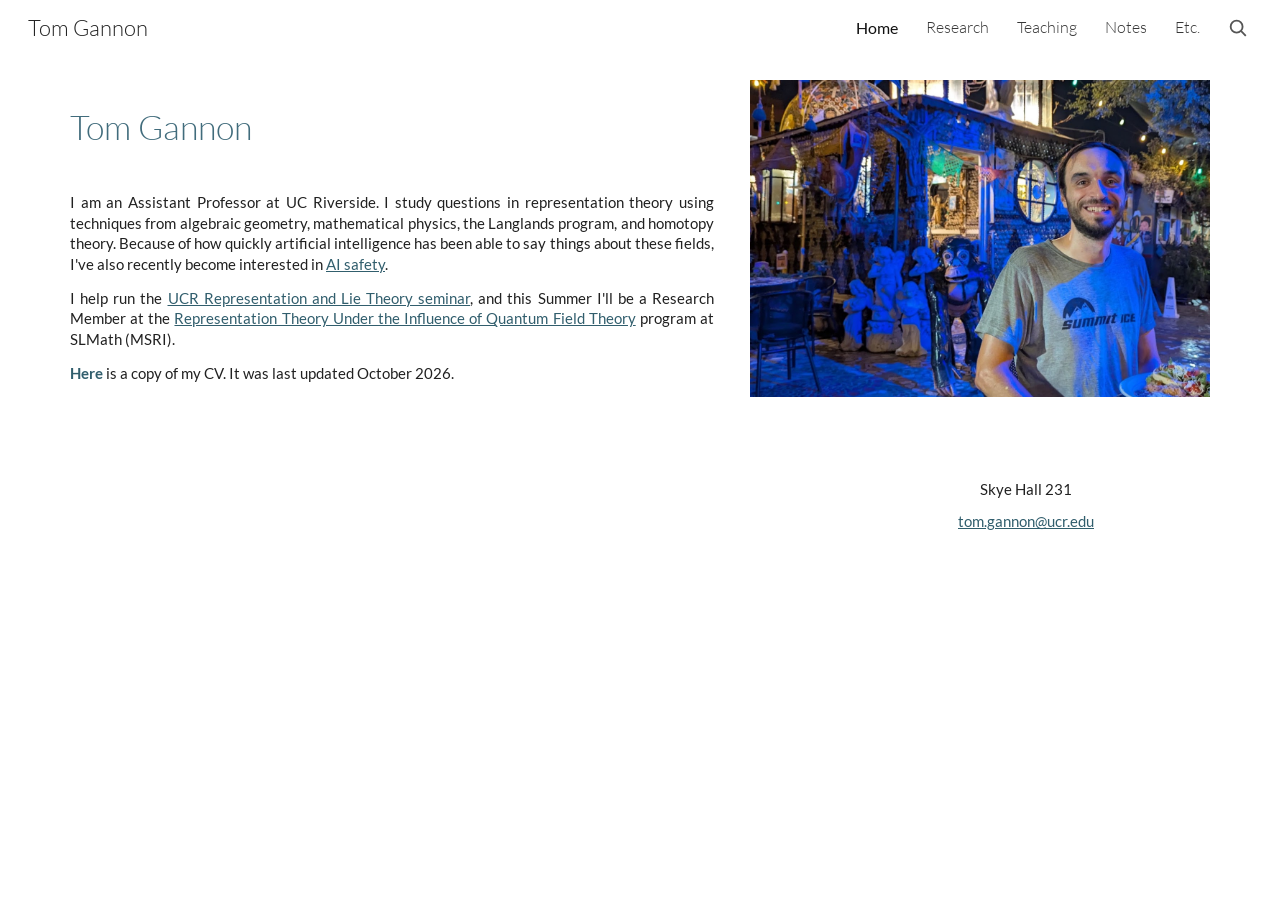
<file: index.html>
<!doctype html>
<html lang="en">
<head>
  <meta charset="utf-8">
  <meta name="viewport" content="width=device-width, initial-scale=1">
  <title>Tom Gannon</title>
  <meta name="description" content="Tom Gannon, Assistant Professor at UC Riverside. Research in geometric representation theory.">
  <meta name="theme-color" content="#ffffff">
  <link rel="icon" href="assets/favicon.svg" type="image/svg+xml">
  <link rel="stylesheet" href="assets/site.css">
  <script src="assets/search-index.js" defer></script>
  <script src="assets/site.js" defer></script>
  <script data-goatcounter="https://tomgannon.goatcounter.com/count" async src="https://gc.zgo.at/count.js"></script>
</head>
<body>
  <a class="skip-link" href="#main">Skip to main content</a>
  <header class="site-header">
    <a class="site-name" href="index.html">Tom Gannon</a>
    <div class="header-actions">
      <nav id="site-nav" class="site-nav" aria-label="Main navigation"><a href="index.html" aria-current="page">Home</a><a href="research.html">Research</a><a href="teaching.html">Teaching</a><a href="notes.html">Notes</a><a href="etc.html">Etc.</a></nav>
      <button class="icon-button menu-toggle" aria-label="Open navigation" aria-controls="site-nav" aria-expanded="false"><svg viewBox="0 0 24 24" aria-hidden="true"><path d="M3 6h18M3 12h18M3 18h18"/></svg></button>
      <button class="icon-button search-toggle" aria-label="Search this site"><svg viewBox="0 0 24 24" aria-hidden="true"><circle cx="10.5" cy="10.5" r="6.5"/><path d="m15.5 15.5 5 5"/></svg></button>
    </div>
  </header>
  <main id="main" class="page home-page">
<div class="home-grid"><div class="home-copy"><h1>Tom Gannon</h1>

<p id="entry-1">I am an Assistant Professor at UC Riverside. I study questions in representation theory using techniques from algebraic geometry, mathematical physics, the Langlands program, and homotopy theory. Because of how quickly artificial intelligence has been able to say things about these fields, I've also recently become interested in <a href="https://mathforaisafety.org/">AI safety</a>.</p>

<p id="entry-2">I help run the <a href="https://sites.google.com/ucr.edu/lietheory/home">UCR Representation and Lie Theory seminar</a>, and this Summer I'll be a Research Member at the <a href="https://www.slmath.org/programs/381">Representation Theory Under the Influence of Quantum Field Theory</a> program at SLMath (MSRI).</p>

<p id="entry-3"><a href="files/cv.pdf">Here</a> is a copy of my CV. It was last updated October 2026.</p>
</div><div class="home-aside"><img class="portrait" src="assets/tom-gannon.jpg" width="1280" height="882" alt="Tom Gannon smiling outdoors, photographed by Sam Gunningham"><address class="contact"><p>Skye Hall 231</p><p><a href="mailto:tom.gannon@ucr.edu">tom.gannon@ucr.edu</a></p></address></div></div>
  </main>
  <dialog class="search-dialog" aria-labelledby="search-title">
    <div class="search-heading"><h2 id="search-title">Search this site</h2><button class="icon-button search-close" aria-label="Close search"><svg viewBox="0 0 24 24" aria-hidden="true"><path d="m5 5 14 14M19 5 5 19"/></svg></button></div>
    <form class="search-form" role="search"><label for="site-search" hidden>Search this site</label><input id="site-search" type="search" placeholder="Search this site" autocomplete="off"></form>
    <p class="search-status" role="status">Search across Home, Research, Teaching, Notes, and Etc.</p>
    <ul class="search-results"></ul>
  </dialog>
</body>
</html>
</file>
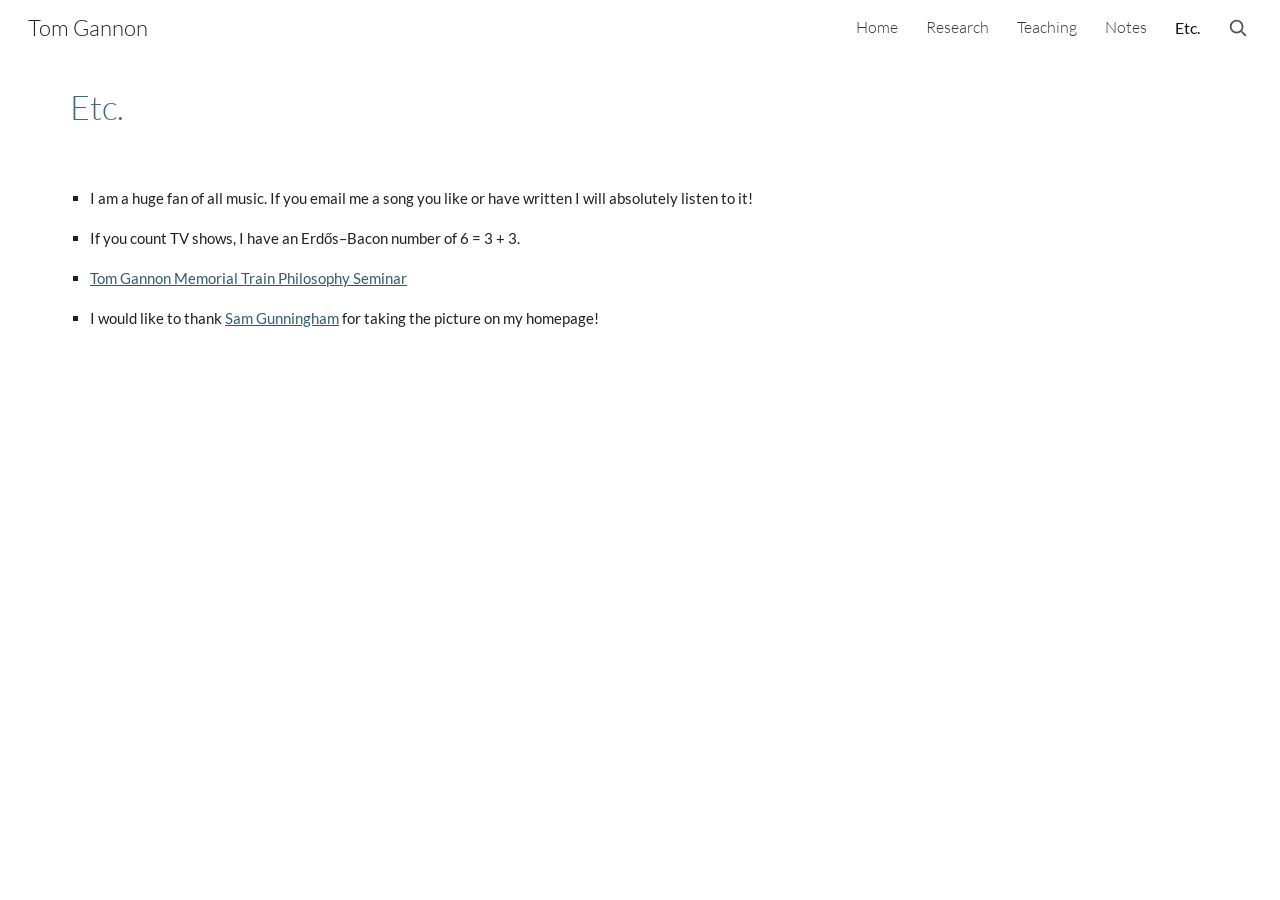
<file: etc.html>
<!doctype html>
<html lang="en">
<head>
  <meta charset="utf-8">
  <meta name="viewport" content="width=device-width, initial-scale=1">
  <title>Etc. | Tom Gannon</title>
  <meta name="description" content="Etc. — Tom Gannon, UC Riverside.">
  <meta name="theme-color" content="#ffffff">
  <link rel="icon" href="assets/favicon.svg" type="image/svg+xml">
  <link rel="stylesheet" href="assets/site.css">
  <script src="assets/search-index.js" defer></script>
  <script src="assets/site.js" defer></script>
  <script data-goatcounter="https://tomgannon.goatcounter.com/count" async src="https://gc.zgo.at/count.js"></script>
</head>
<body>
  <a class="skip-link" href="#main">Skip to main content</a>
  <header class="site-header">
    <a class="site-name" href="index.html">Tom Gannon</a>
    <div class="header-actions">
      <nav id="site-nav" class="site-nav" aria-label="Main navigation"><a href="index.html">Home</a><a href="research.html">Research</a><a href="teaching.html">Teaching</a><a href="notes.html">Notes</a><a href="etc.html" aria-current="page">Etc.</a></nav>
      <button class="icon-button menu-toggle" aria-label="Open navigation" aria-controls="site-nav" aria-expanded="false"><svg viewBox="0 0 24 24" aria-hidden="true"><path d="M3 6h18M3 12h18M3 18h18"/></svg></button>
      <button class="icon-button search-toggle" aria-label="Search this site"><svg viewBox="0 0 24 24" aria-hidden="true"><circle cx="10.5" cy="10.5" r="6.5"/><path d="m15.5 15.5 5 5"/></svg></button>
    </div>
  </header>
  <main id="main" class="page content-page etc-page">
<h1>Etc.</h1>

<ul>
  <li id="entry-1">I am a huge fan of all music. If you email me a song you like or have written I will absolutely listen to it!</li>
  <li id="entry-2">If you count TV shows, I have an Erdős–Bacon number of 6 = 3 + 3.</li>
  <li id="entry-3"><a href="https://sites.google.com/view/tgmtps/what-is-tgmtps">Tom Gannon Memorial Train Philosophy Seminar</a></li>
  <li id="entry-4">I would like to thank <a href="https://sites.google.com/view/samgunningham/">Sam Gunningham</a> for taking the picture on my homepage!</li>
</ul>

  </main>
  <dialog class="search-dialog" aria-labelledby="search-title">
    <div class="search-heading"><h2 id="search-title">Search this site</h2><button class="icon-button search-close" aria-label="Close search"><svg viewBox="0 0 24 24" aria-hidden="true"><path d="m5 5 14 14M19 5 5 19"/></svg></button></div>
    <form class="search-form" role="search"><label for="site-search" hidden>Search this site</label><input id="site-search" type="search" placeholder="Search this site" autocomplete="off"></form>
    <p class="search-status" role="status">Search across Home, Research, Teaching, Notes, and Etc.</p>
    <ul class="search-results"></ul>
  </dialog>
</body>
</html>
</file>
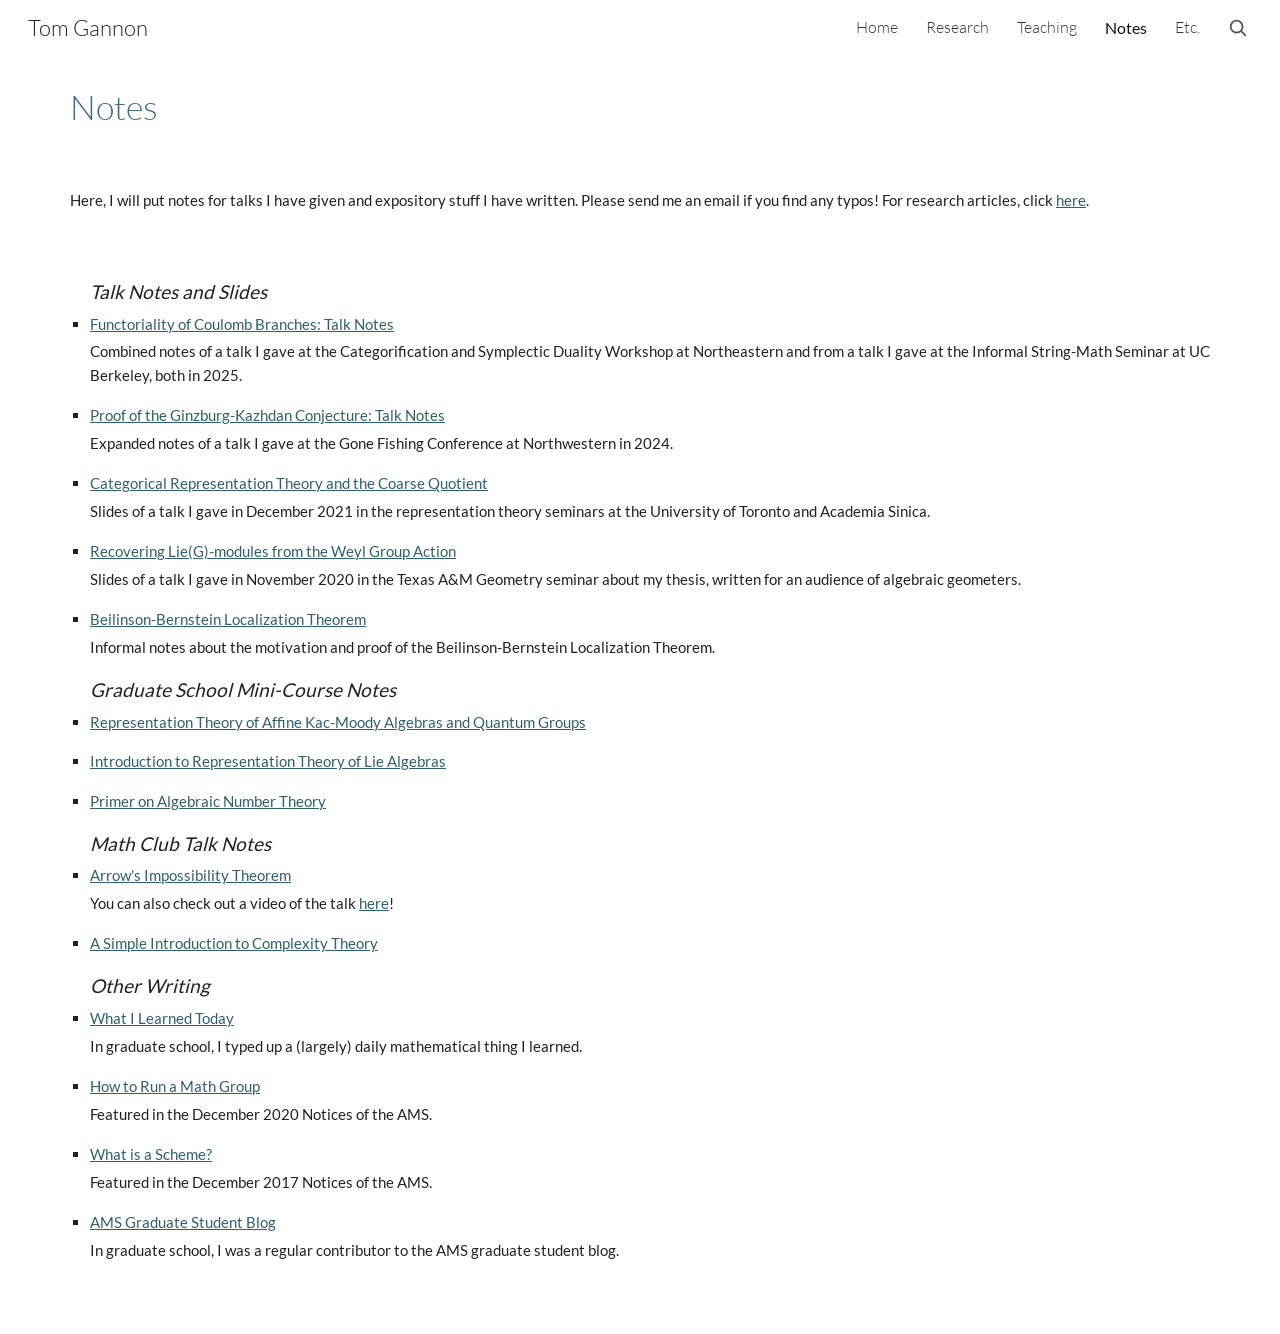
<file: notes.html>
<!doctype html>
<html lang="en">
<head>
  <meta charset="utf-8">
  <meta name="viewport" content="width=device-width, initial-scale=1">
  <title>Notes | Tom Gannon</title>
  <meta name="description" content="Notes — Tom Gannon, UC Riverside.">
  <meta name="theme-color" content="#ffffff">
  <link rel="icon" href="assets/favicon.svg" type="image/svg+xml">
  <link rel="stylesheet" href="assets/site.css">
  <script src="assets/search-index.js" defer></script>
  <script src="assets/site.js" defer></script>
  <script data-goatcounter="https://tomgannon.goatcounter.com/count" async src="https://gc.zgo.at/count.js"></script>
</head>
<body>
  <a class="skip-link" href="#main">Skip to main content</a>
  <header class="site-header">
    <a class="site-name" href="index.html">Tom Gannon</a>
    <div class="header-actions">
      <nav id="site-nav" class="site-nav" aria-label="Main navigation"><a href="index.html">Home</a><a href="research.html">Research</a><a href="teaching.html">Teaching</a><a href="notes.html" aria-current="page">Notes</a><a href="etc.html">Etc.</a></nav>
      <button class="icon-button menu-toggle" aria-label="Open navigation" aria-controls="site-nav" aria-expanded="false"><svg viewBox="0 0 24 24" aria-hidden="true"><path d="M3 6h18M3 12h18M3 18h18"/></svg></button>
      <button class="icon-button search-toggle" aria-label="Search this site"><svg viewBox="0 0 24 24" aria-hidden="true"><circle cx="10.5" cy="10.5" r="6.5"/><path d="m15.5 15.5 5 5"/></svg></button>
    </div>
  </header>
  <main id="main" class="page content-page notes-page">
<h1>Notes</h1>

<p id="entry-1">Here, I will put notes for talks I have given and expository stuff I have written. Please send me an email if you find any typos! For research articles, click <a href="research.html">here</a>.</p>

<section>
  <h2>Talk Notes and Slides</h2>
  <ul>
    <li id="entry-2"><a href="files/functoriality-coulomb-branches-talk-notes.pdf">Functoriality of Coulomb Branches: Talk Notes</a>
      <p>Combined notes of a talk I gave at the Categorification and Symplectic Duality Workshop at Northeastern and from a talk I gave at the Informal String-Math Seminar at UC Berkeley, both in 2025.</p>
    </li>
    <li id="entry-3"><a href="files/ginzburg-kazhdan-conjecture-talk-notes.pdf">Proof of the Ginzburg-Kazhdan Conjecture: Talk Notes</a>
      <p>Expanded notes of a talk I gave at the Gone Fishing Conference at Northwestern in 2024.</p>
    </li>
    <li id="entry-4"><a href="files/categorical-representation-theory-coarse-quotient-slides.pdf">Categorical Representation Theory and the Coarse Quotient</a>
      <p>Slides of a talk I gave in December 2021 in the representation theory seminars at the University of Toronto and Academia Sinica.</p>
    </li>
    <li id="entry-5"><a href="files/recovering-lie-g-modules-weyl-group-slides.pdf">Recovering Lie(G)-modules from the Weyl Group Action</a>
      <p>Slides of a talk I gave in November 2020 in the Texas A&amp;M Geometry seminar about my thesis, written for an audience of algebraic geometers.</p>
    </li>
    <li id="entry-6"><a href="files/beilinson-bernstein-localization.pdf">Beilinson-Bernstein Localization Theorem</a>
      <p>Informal notes about the motivation and proof of the Beilinson-Bernstein Localization Theorem.</p>
    </li>
  </ul>
</section>

<section>
  <h2>Graduate School Mini-Course Notes</h2>
  <ul>
    <li id="entry-7"><a href="files/affine-kac-moody-algebras-quantum-groups.pdf">Representation Theory of Affine Kac-Moody Algebras and Quantum Groups</a>
    </li>
    <li id="entry-8"><a href="files/introduction-lie-algebra-representation-theory.pdf">Introduction to Representation Theory of Lie Algebras</a>
    </li>
    <li id="entry-9"><a href="files/primer-algebraic-number-theory.pdf">Primer on Algebraic Number Theory</a>
    </li>
  </ul>
</section>

<section>
  <h2>Math Club Talk Notes</h2>
  <ul>
    <li id="entry-10"><a href="files/arrows-impossibility-theorem.pdf">Arrow's Impossibility Theorem</a>
      <p>You can also check out a video of the talk <a href="https://www.youtube.com/watch?v=pEaOg6GLaUg">here</a>!</p>
    </li>
    <li id="entry-11"><a href="files/introduction-complexity-theory.pdf">A Simple Introduction to Complexity Theory</a>
    </li>
  </ul>
</section>

<section>
  <h2>Other Writing</h2>
  <ul>
    <li id="entry-12"><a href="files/what-i-learned-today.pdf">What I Learned Today</a>
      <p>In graduate school, I typed up a (largely) daily mathematical thing I learned.</p>
    </li>
    <li id="entry-13"><a href="https://www.ams.org/journals/notices/202111/rnoti-p1923.pdf">How to Run a Math Group</a>
      <p>Featured in the December 2020 Notices of the AMS.</p>
    </li>
    <li id="entry-14"><a href="https://www.ams.org/publications/journals/notices/201711/rnoti-p1300.pdf">What is a Scheme?</a>
      <p>Featured in the December 2017 Notices of the AMS.</p>
    </li>
    <li id="entry-15"><a href="https://blogs.ams.org/mathgradblog/author/tgannon/">AMS Graduate Student Blog</a>
      <p>In graduate school, I was a regular contributor to the AMS graduate student blog.</p>
    </li>
  </ul>
</section>

  </main>
  <dialog class="search-dialog" aria-labelledby="search-title">
    <div class="search-heading"><h2 id="search-title">Search this site</h2><button class="icon-button search-close" aria-label="Close search"><svg viewBox="0 0 24 24" aria-hidden="true"><path d="m5 5 14 14M19 5 5 19"/></svg></button></div>
    <form class="search-form" role="search"><label for="site-search" hidden>Search this site</label><input id="site-search" type="search" placeholder="Search this site" autocomplete="off"></form>
    <p class="search-status" role="status">Search across Home, Research, Teaching, Notes, and Etc.</p>
    <ul class="search-results"></ul>
  </dialog>
</body>
</html>
</file>
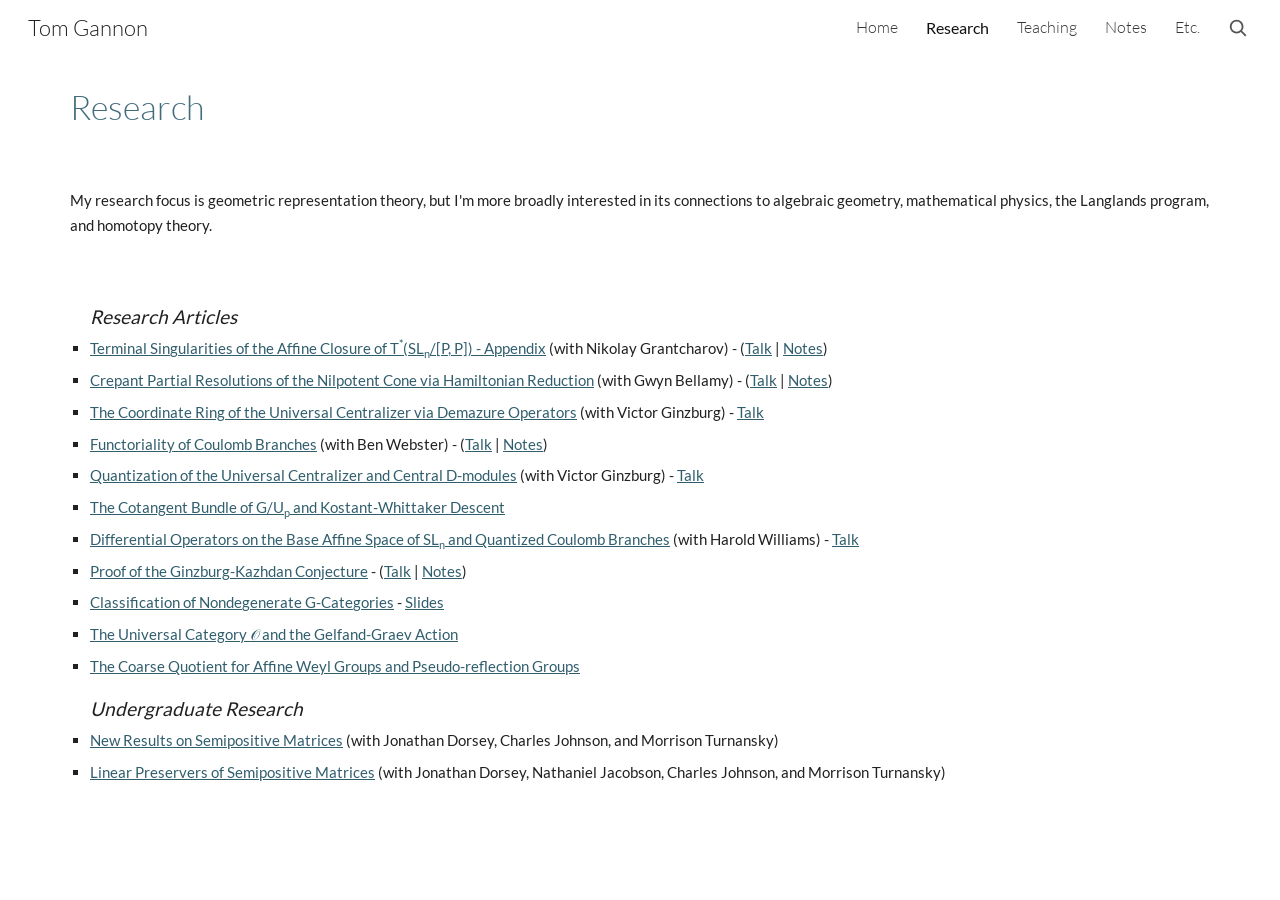
<file: research.html>
<!doctype html>
<html lang="en">
<head>
  <meta charset="utf-8">
  <meta name="viewport" content="width=device-width, initial-scale=1">
  <title>Research | Tom Gannon</title>
  <meta name="description" content="Research — Tom Gannon, UC Riverside.">
  <meta name="theme-color" content="#ffffff">
  <link rel="icon" href="assets/favicon.svg" type="image/svg+xml">
  <link rel="stylesheet" href="assets/site.css">
  <script src="assets/search-index.js" defer></script>
  <script src="assets/site.js" defer></script>
  <script data-goatcounter="https://tomgannon.goatcounter.com/count" async src="https://gc.zgo.at/count.js"></script>
</head>
<body>
  <a class="skip-link" href="#main">Skip to main content</a>
  <header class="site-header">
    <a class="site-name" href="index.html">Tom Gannon</a>
    <div class="header-actions">
      <nav id="site-nav" class="site-nav" aria-label="Main navigation"><a href="index.html">Home</a><a href="research.html" aria-current="page">Research</a><a href="teaching.html">Teaching</a><a href="notes.html">Notes</a><a href="etc.html">Etc.</a></nav>
      <button class="icon-button menu-toggle" aria-label="Open navigation" aria-controls="site-nav" aria-expanded="false"><svg viewBox="0 0 24 24" aria-hidden="true"><path d="M3 6h18M3 12h18M3 18h18"/></svg></button>
      <button class="icon-button search-toggle" aria-label="Search this site"><svg viewBox="0 0 24 24" aria-hidden="true"><circle cx="10.5" cy="10.5" r="6.5"/><path d="m15.5 15.5 5 5"/></svg></button>
    </div>
  </header>
  <main id="main" class="page content-page research-page">
<h1>Research</h1>

<p id="entry-1">My research focus is geometric representation theory, but I'm more broadly interested in its connections to algebraic geometry, mathematical physics, the Langlands program, and homotopy theory.</p>

<section>
  <h2>Research Articles</h2>
  <ul>
    <li id="entry-2"><a href="https://arxiv.org/abs/2609.04670">Terminal Singularities of the Affine Closure of T<sup>*</sup>(SL<sub>n</sub>/[P, P]) - Appendix</a> (with Nikolay Grantcharov) - (<a href="https://vimeo.com/1233434469?fe=vl&amp;fl=pl">Talk</a> | <a href="files/partial-symplectic-resolutions-talk-notes.pdf">Notes</a>)</li>
    <li id="entry-3"><a href="https://arxiv.org/abs/2608.25994">Crepant Partial Resolutions of the Nilpotent Cone via Hamiltonian Reduction</a> (with Gwyn Bellamy) - (<a href="https://vimeo.com/1233434469?fe=vl&amp;fl=pl">Talk</a> | <a href="files/partial-symplectic-resolutions-talk-notes.pdf">Notes</a>)</li>
    <li id="entry-4"><a href="https://arxiv.org/abs/2604.25842">The Coordinate Ring of the Universal Centralizer via Demazure Operators</a> (with Victor Ginzburg) - <a href="https://vimeo.com/1220870638?fe=vl&amp;fl=pl">Talk</a></li>
    <li id="entry-5"><a href="https://arxiv.org/abs/2501.09962">Functoriality of Coulomb Branches</a> (with Ben Webster) - (<a href="https://www.youtube.com/watch?v=3Z9ZK7Y8YQY">Talk</a> | <a href="files/functoriality-coulomb-branches-talk-notes.pdf">Notes</a>)</li>
    <li id="entry-6"><a href="https://arxiv.org/abs/2409.18054">Quantization of the Universal Centralizer and Central D-modules</a> (with Victor Ginzburg) - <a href="https://www.youtube.com/watch?v=Dt8xTg7E9X8">Talk</a></li>
    <li id="entry-7"><a href="https://arxiv.org/abs/2407.16844">The Cotangent Bundle of G/U<sub>p</sub> and Kostant-Whittaker Descent</a></li>
    <li id="entry-8"><a href="https://arxiv.org/abs/2312.10278">Differential Operators on the Base Affine Space of SL<sub>n</sub> and Quantized Coulomb Branches</a> (with Harold Williams) - <a href="https://www.youtube.com/watch?v=IvS7aWvPw4I">Talk</a></li>
    <li id="entry-9"><a href="https://arxiv.org/abs/2302.11160">Proof of the Ginzburg-Kazhdan Conjecture</a> - (<a href="http://klacto.net/savannah2024/Gannon.mp4">Talk</a> | <a href="files/ginzburg-kazhdan-conjecture-talk-notes.pdf">Notes</a>)</li>
    <li id="entry-10"><a href="files/classification-nondegenerate-g-categories.pdf">Classification of Nondegenerate G-Categories</a> - <a href="files/categorical-representation-theory-coarse-quotient-slides.pdf">Slides</a></li>
    <li id="entry-11"><a href="https://arxiv.org/abs/2309.12816">The Universal Category 𝒪 and the Gelfand-Graev Action</a></li>
    <li id="entry-12"><a href="https://arxiv.org/abs/2206.00175">The Coarse Quotient for Affine Weyl Groups and Pseudo-reflection Groups</a></li>
  </ul>
</section>

<section>
  <h2>Undergraduate Research</h2>
  <ul>
    <li id="entry-13"><a href="https://link.springer.com/article/10.1007/s10587-016-0282-x">New Results on Semipositive Matrices</a> (with Jonathan Dorsey, Charles Johnson, and Morrison Turnansky)</li>
    <li id="entry-14"><a href="http://www.tandfonline.com/doi/full/10.1080/03081087.2015.1122723">Linear Preservers of Semipositive Matrices</a> (with Jonathan Dorsey, Nathaniel Jacobson, Charles Johnson, and Morrison Turnansky)</li>
  </ul>
</section>

  </main>
  <dialog class="search-dialog" aria-labelledby="search-title">
    <div class="search-heading"><h2 id="search-title">Search this site</h2><button class="icon-button search-close" aria-label="Close search"><svg viewBox="0 0 24 24" aria-hidden="true"><path d="m5 5 14 14M19 5 5 19"/></svg></button></div>
    <form class="search-form" role="search"><label for="site-search" hidden>Search this site</label><input id="site-search" type="search" placeholder="Search this site" autocomplete="off"></form>
    <p class="search-status" role="status">Search across Home, Research, Teaching, Notes, and Etc.</p>
    <ul class="search-results"></ul>
  </dialog>
</body>
</html>
</file>
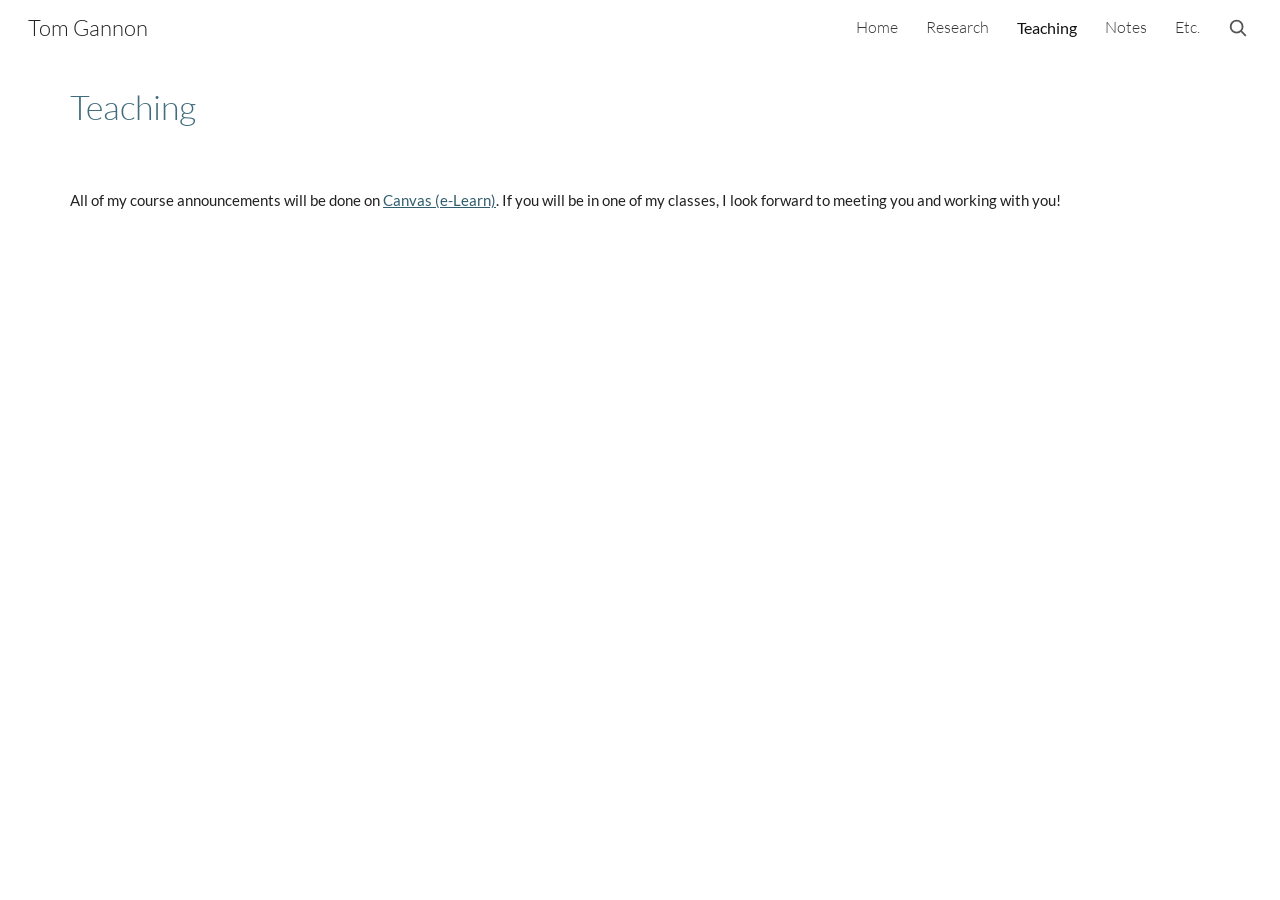
<file: teaching.html>
<!doctype html>
<html lang="en">
<head>
  <meta charset="utf-8">
  <meta name="viewport" content="width=device-width, initial-scale=1">
  <title>Teaching | Tom Gannon</title>
  <meta name="description" content="Teaching — Tom Gannon, UC Riverside.">
  <meta name="theme-color" content="#ffffff">
  <link rel="icon" href="assets/favicon.svg" type="image/svg+xml">
  <link rel="stylesheet" href="assets/site.css">
  <script src="assets/search-index.js" defer></script>
  <script src="assets/site.js" defer></script>
  <script data-goatcounter="https://tomgannon.goatcounter.com/count" async src="https://gc.zgo.at/count.js"></script>
</head>
<body>
  <a class="skip-link" href="#main">Skip to main content</a>
  <header class="site-header">
    <a class="site-name" href="index.html">Tom Gannon</a>
    <div class="header-actions">
      <nav id="site-nav" class="site-nav" aria-label="Main navigation"><a href="index.html">Home</a><a href="research.html">Research</a><a href="teaching.html" aria-current="page">Teaching</a><a href="notes.html">Notes</a><a href="etc.html">Etc.</a></nav>
      <button class="icon-button menu-toggle" aria-label="Open navigation" aria-controls="site-nav" aria-expanded="false"><svg viewBox="0 0 24 24" aria-hidden="true"><path d="M3 6h18M3 12h18M3 18h18"/></svg></button>
      <button class="icon-button search-toggle" aria-label="Search this site"><svg viewBox="0 0 24 24" aria-hidden="true"><circle cx="10.5" cy="10.5" r="6.5"/><path d="m15.5 15.5 5 5"/></svg></button>
    </div>
  </header>
  <main id="main" class="page content-page teaching-page">
<h1>Teaching</h1>

<p id="entry-1">All of my course announcements will be done on <a href="https://canvas.ucr.edu/">Canvas (e-Learn)</a>. If you will be in one of my classes, I look forward to meeting you and working with you!</p>

  </main>
  <dialog class="search-dialog" aria-labelledby="search-title">
    <div class="search-heading"><h2 id="search-title">Search this site</h2><button class="icon-button search-close" aria-label="Close search"><svg viewBox="0 0 24 24" aria-hidden="true"><path d="m5 5 14 14M19 5 5 19"/></svg></button></div>
    <form class="search-form" role="search"><label for="site-search" hidden>Search this site</label><input id="site-search" type="search" placeholder="Search this site" autocomplete="off"></form>
    <p class="search-status" role="status">Search across Home, Research, Teaching, Notes, and Etc.</p>
    <ul class="search-results"></ul>
  </dialog>
</body>
</html>
</file>
<file: assets/site.css>
@font-face{font-family:Lato;src:url('lato-light.ttf') format('truetype');font-weight:300;font-style:normal;font-display:swap}
@font-face{font-family:Lato;src:url('lato-regular.ttf') format('truetype');font-weight:400;font-style:normal;font-display:swap}
@font-face{font-family:Lato;src:url('lato-bold.ttf') format('truetype');font-weight:700;font-style:normal;font-display:swap}
:root{font-family:Lato,Arial,sans-serif;color:#212121;background:#fff;font-synthesis:style;--teal:#315e6d}
*{box-sizing:border-box}
body{margin:0;font-size:15px;line-height:1.36}
a{color:var(--teal);text-underline-offset:1px}
a:hover{color:#153f50}
button,input{font:inherit}
button{cursor:pointer}
:focus-visible{outline:2px solid var(--teal);outline-offset:5px}
.skip-link{position:fixed;top:-80px;left:20px;z-index:30;padding:12px;background:#fff;color:var(--teal)}
.skip-link:focus{top:8px}
.site-header{height:56px;display:flex;align-items:center;justify-content:space-between;padding:0 28px;background:#fff;position:sticky;top:0;z-index:10;gap:24px}
.site-name{font-size:22px;font-weight:300;white-space:nowrap;color:#252525;text-decoration:none}
.header-actions{display:flex;align-items:center;gap:24px}
.site-nav{display:flex;gap:28px;align-items:center}
.site-nav a{font-size:16px;color:#363636;font-weight:300;text-decoration:none;padding:17px 0}
.site-nav a[aria-current=page]{font-weight:400;color:#111}
.site-nav a:hover{color:var(--teal)}
.icon-button{width:28px;height:36px;border:0;padding:3px;background:transparent;color:#555;display:grid;place-items:center}
.icon-button svg{width:22px;height:22px;fill:none;stroke:currentColor;stroke-width:2}
.menu-toggle{display:none}
.page{width:calc(100% - 140px);max-width:1440px;margin:24px auto 72px}
h1{font-size:34px;line-height:1.6;font-weight:300;color:#416c7c;margin:14px 0 54px}
p{margin:0 0 14px}
.home-grid{display:grid;grid-template-columns:7fr 5fr;gap:36px;align-items:start}
.home-copy h1{margin:20px 0 38px}
.home-copy p{text-align:justify}
.home-copy p:last-child a{font-weight:700;text-decoration:none}
.portrait{display:block;width:100%;height:auto;aspect-ratio:1280/882;object-fit:cover}
.contact{text-align:center;margin-top:82px;transform:translateX(10%);font-style:normal}
.contact p{margin-bottom:12px}
.content-page>p{line-height:1.65}
.content-page>section:first-of-type{margin-top:66px}
h2{font-size:19px;line-height:1.4;font-style:italic;font-weight:400;margin:18px 0 8px 20px}
ul{padding-left:20px;margin:0 0 18px;list-style-type:square}
li{padding-left:0;margin-bottom:10px;line-height:1.45;scroll-margin-top:80px}
li p{margin:5px 0 18px;line-height:1.55}
sup,sub{font-size:.72em;line-height:0}
.notes-page li{margin-bottom:18px}
.etc-page li{margin-bottom:18px}
.search-dialog{border:0;box-shadow:0 8px 48px #0003;border-radius:3px;width:min(760px,calc(100% - 32px));max-height:82vh;margin:76px auto auto;padding:28px;color:#212121}
.search-dialog::backdrop{background:#fffD}
.search-heading{display:flex;justify-content:space-between;align-items:center;gap:20px}
.search-heading h2{font-style:normal;font-size:24px;font-weight:300;color:#416c7c;margin:0 0 20px}
.search-heading button{align-self:flex-start}
.search-dialog input{width:100%;border:1px solid #aaa;border-radius:2px;padding:12px;color:#212121;background:#fff}
.search-status{margin:18px 0;color:#555}
.search-results{list-style:none;padding:0}
.search-results li{margin:22px 0}
.search-results a{font-size:18px}
.search-results p{margin:5px 0;font-size:14px;color:#444}
.search-page-label{font-size:12px;color:#666;display:block;margin-top:4px}
[hidden]{display:none!important}
@media(min-width:1600px){.contact{transform:none}}
@media(max-width:900px){.page{width:calc(100% - 64px)}.home-grid{gap:28px;grid-template-columns:3fr 2fr}.site-header{padding:0 24px}.site-nav{gap:20px}.header-actions{gap:20px}.contact{transform:none}.home-copy p{text-align:left}}
@media(max-width:680px){.site-header{height:60px;padding:0 20px;gap:14px}.site-name{font-size:21px}.header-actions{gap:14px}.menu-toggle{display:grid}.site-nav{position:absolute;top:60px;left:0;right:0;padding:8px 24px 20px;background:#fff;box-shadow:0 10px 14px #0001;display:none;align-items:flex-start;gap:0;flex-direction:column}.site-nav.is-open{display:flex}.site-nav a{width:100%;padding:12px 0}.page{width:calc(100% - 40px);margin-top:20px}.home-grid{grid-template-columns:1fr;gap:24px}.home-copy h1{margin:0 0 28px}.home-copy p{line-height:1.55}.portrait{max-width:520px;margin:0 auto}.contact{margin-top:30px}h1{font-size:32px;margin:0 0 36px;line-height:1.5}.content-page>section:first-of-type{margin-top:38px}h2{margin-left:0;font-size:19px}li{line-height:1.55}.search-dialog{padding:20px;margin-top:24px}}
@media(prefers-reduced-motion:no-preference){a,button{transition:color .15s ease}}
</file>
